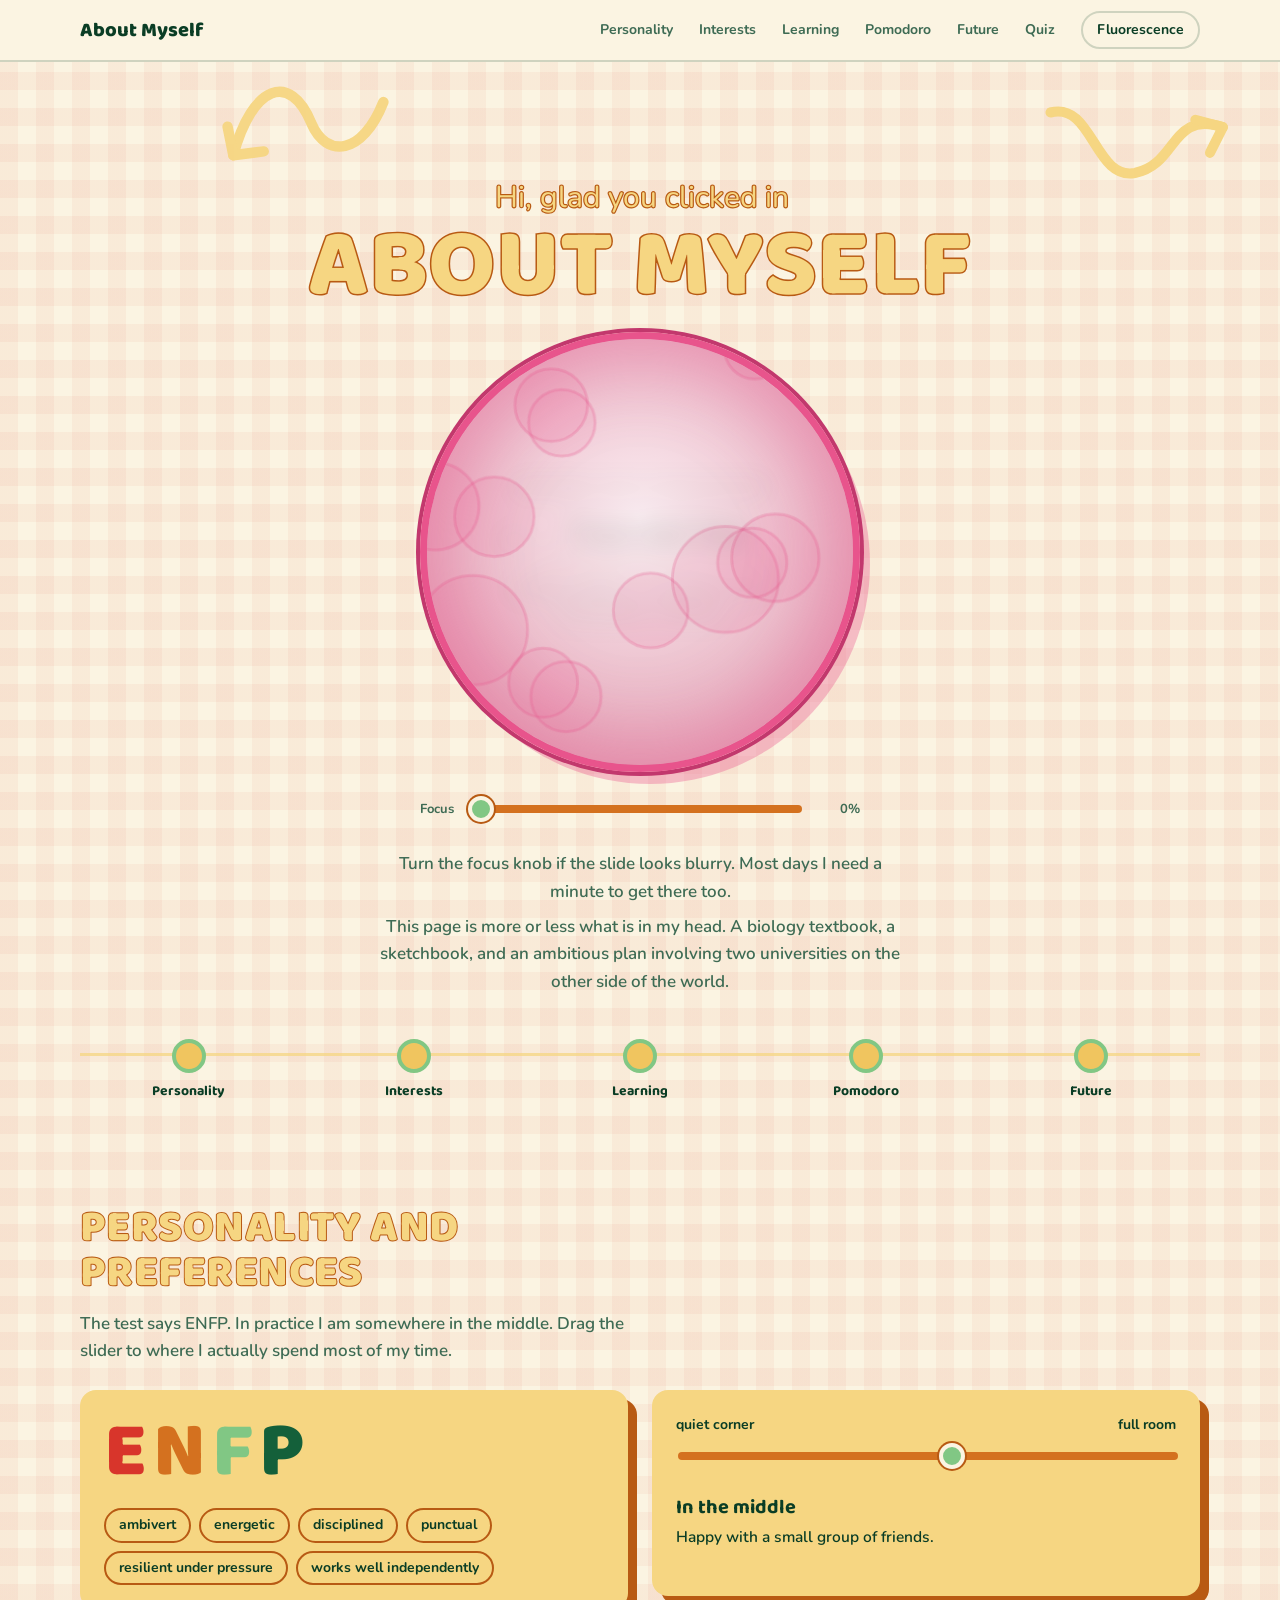
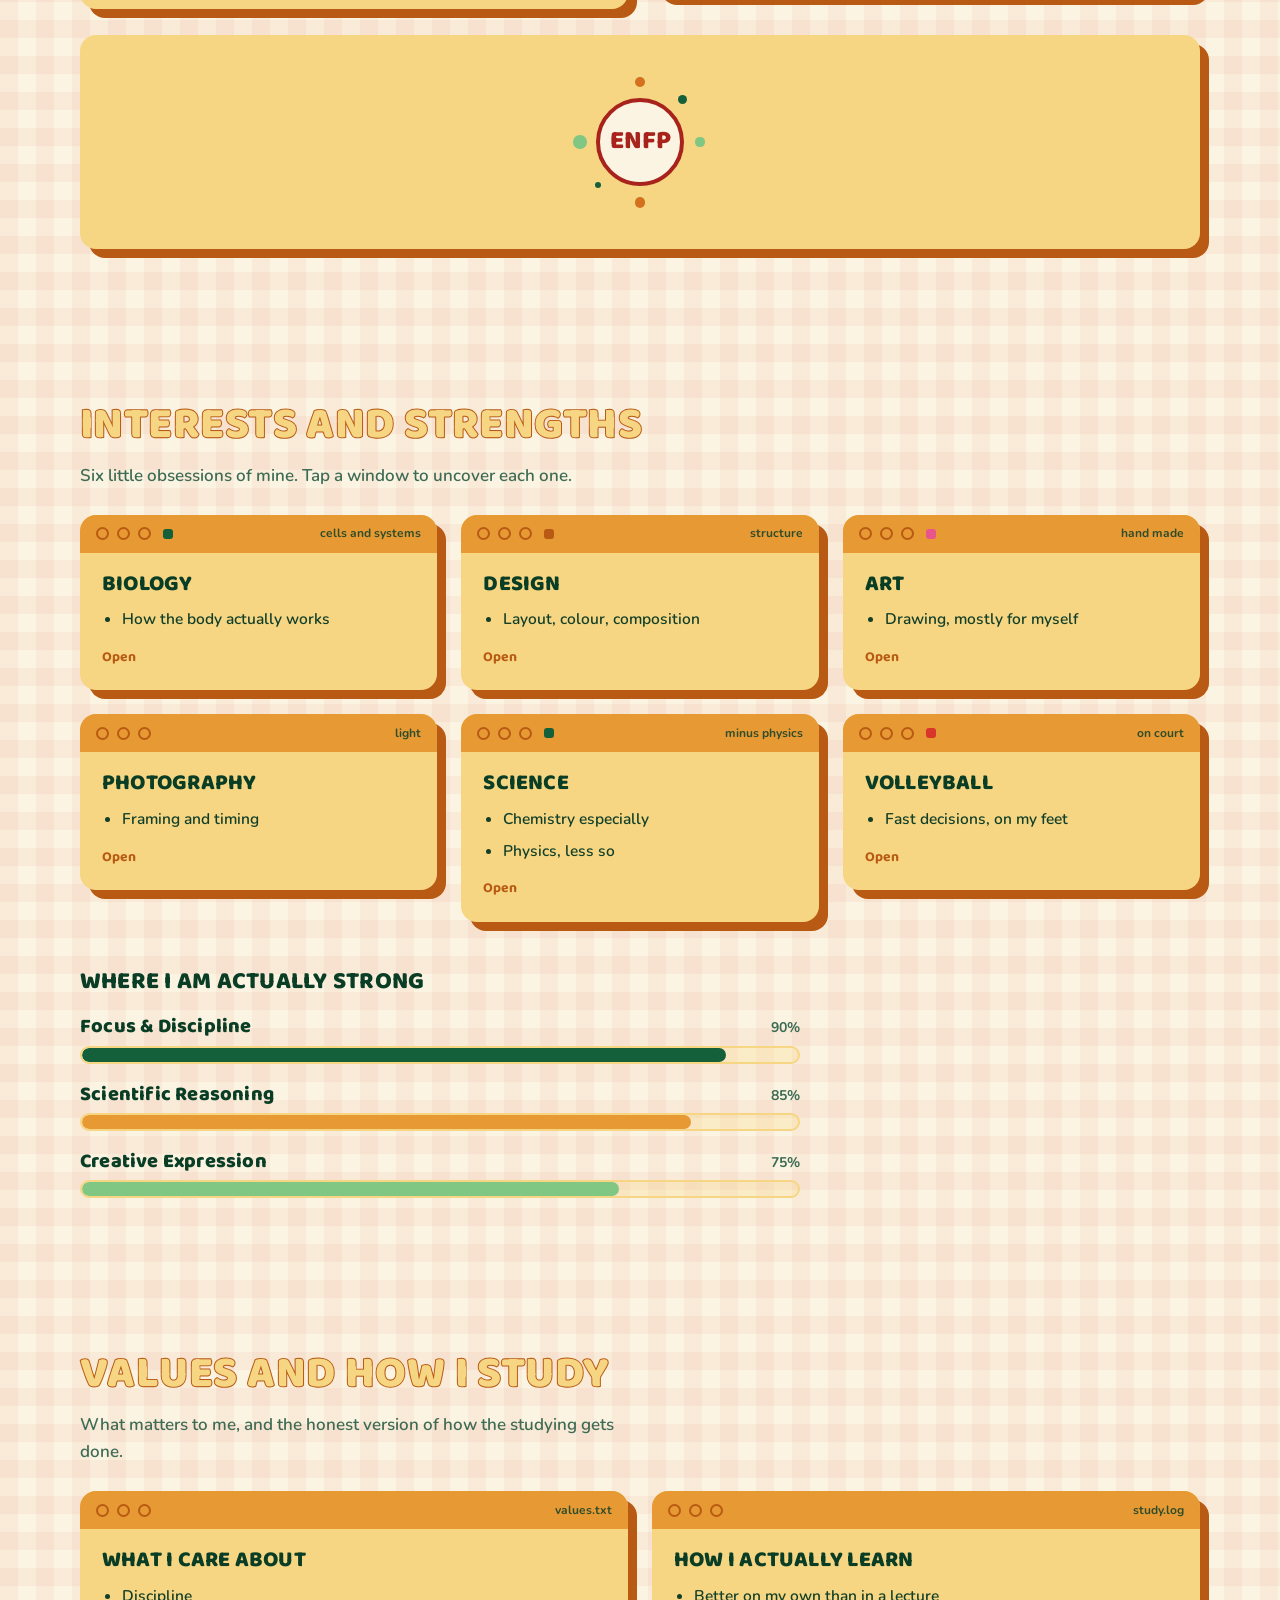
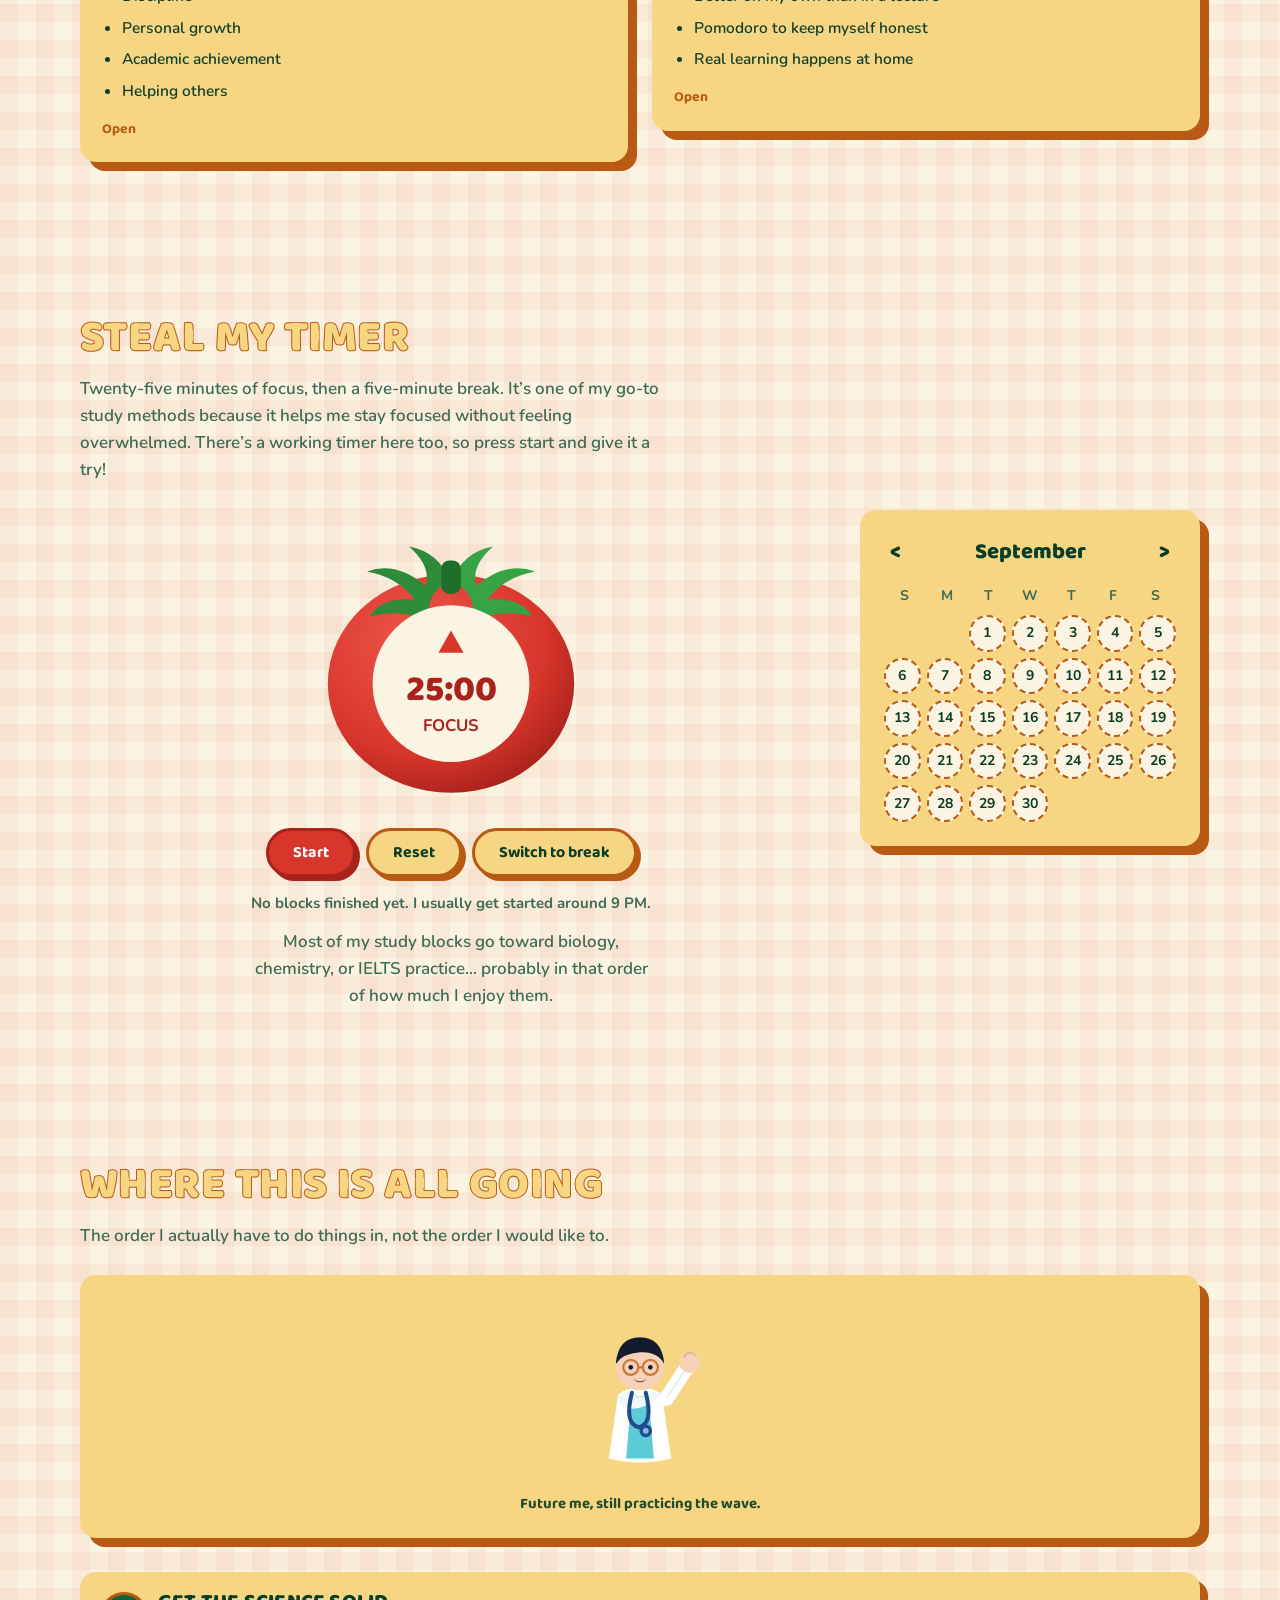
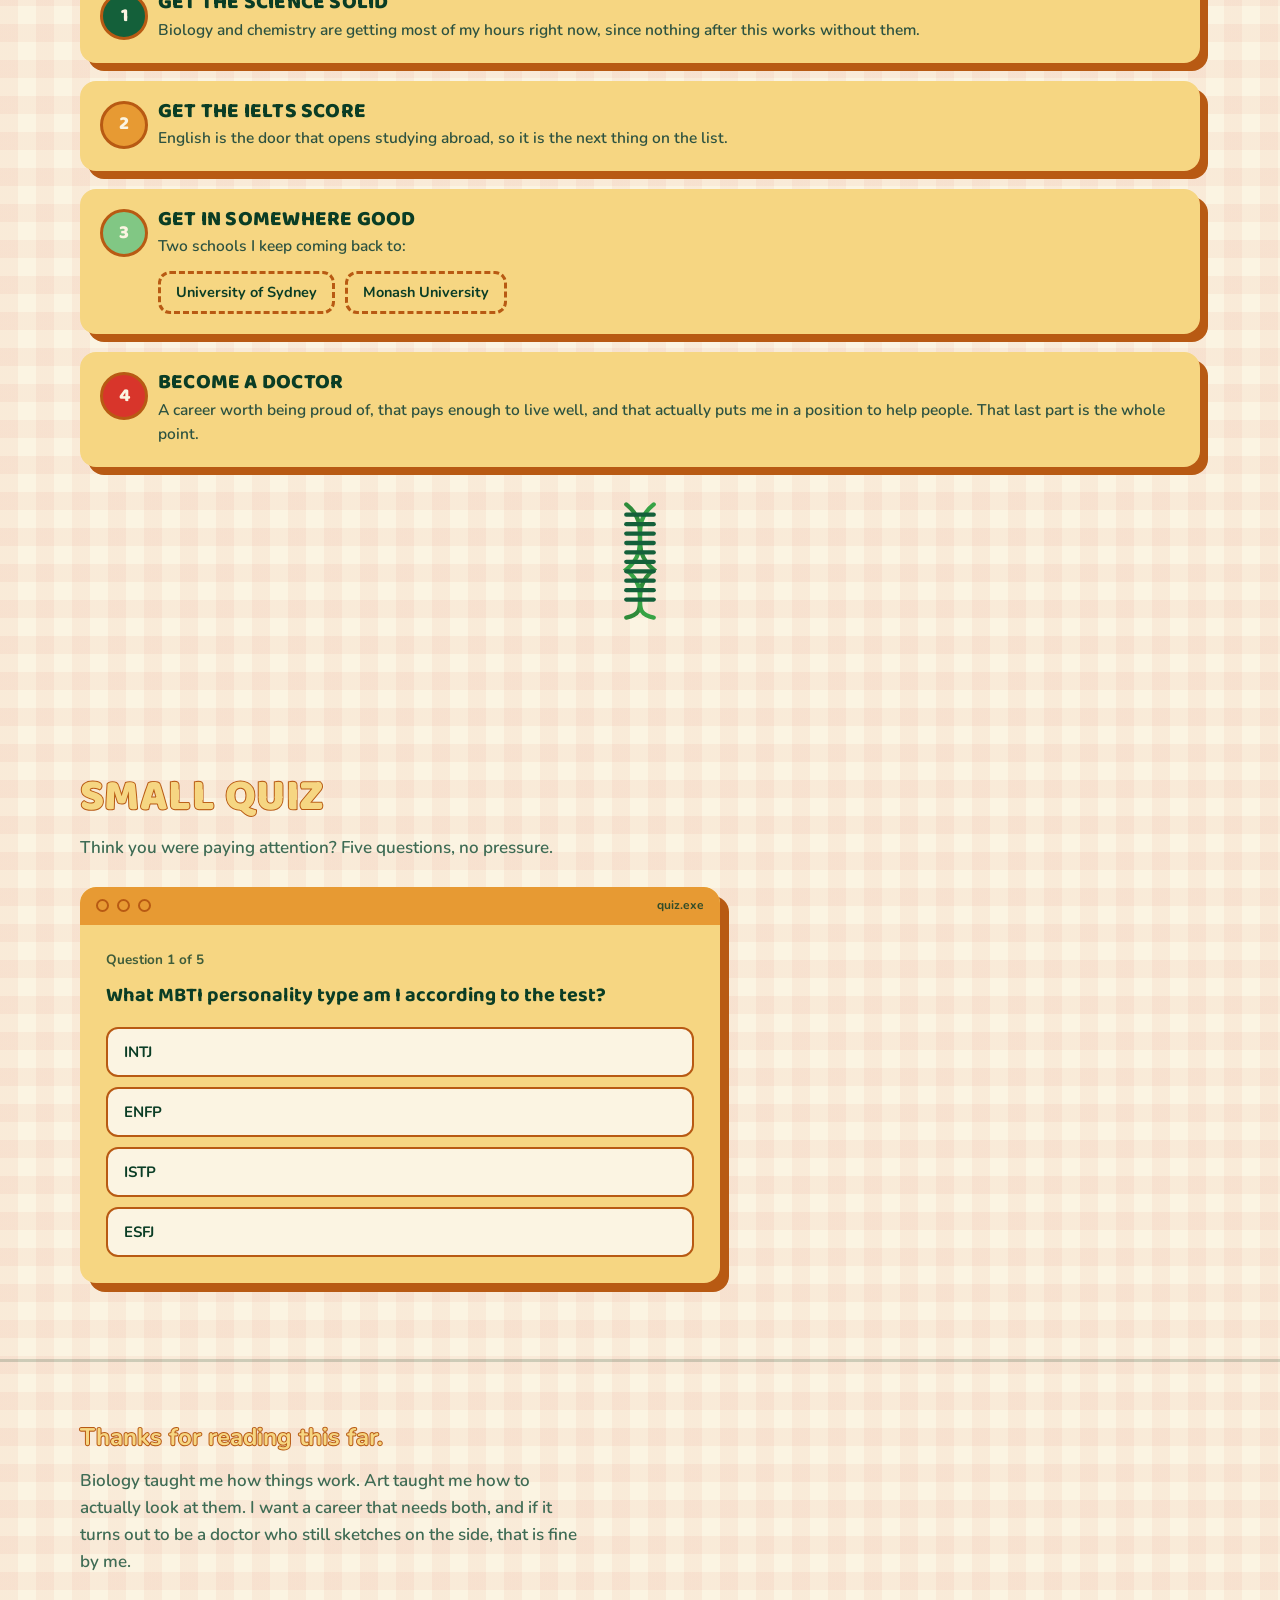
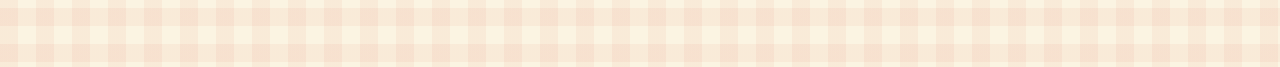
<file: ai_studio_code (1).html>
<!DOCTYPE html>
<html lang="en">
<head>
<meta charset="utf-8">
<meta name="viewport" content="width=device-width, initial-scale=1">
<title>About Myself</title>
<link rel="preconnect" href="https://fonts.googleapis.com">
<link rel="preconnect" href="https://fonts.gstatic.com" crossorigin>
<link href="https://fonts.googleapis.com/css2?family=Baloo+2:wght@600;700;800&family=Nunito:wght@400;600;700&display=swap" rel="stylesheet">
<style>
/* ===== original palette combined with subtle checkered background ===== */
:root {
  --green-900: #0A3D25;
  --green-800: #0E4A2C;
  --green-700: #14603A;
  --yellow: #F6D682;
  --yellow-2: #F0C55F;
  --amber: #E79A33;
  --orange: #D4711F;
  --orange-deep: #B85A13;
  
  --highlight: #81C784; 
  --highlight-soft: rgba(129, 199, 132, 0.2);

  --cream: #FBF4E2;
  --tomato: #D8352B;
  --tomato-2: #A8231C;
  --pink: #E8548C; 

  --bg: var(--cream);
  --ink: var(--green-900);
  --ink-soft: #3E6B54;
  --rule: rgba(10, 61, 37, .18);
  
  /* Light mode microscope background - Now Pinkish */
  --fov-core: #FCEDF2;
  --fov-edge: #E3A8B9;

  /* Checkered pattern color */
  --check-pattern: rgba(216, 53, 43, 0.05);

  --f-display: "Baloo 2", "Trebuchet MS", sans-serif;
  --f-body: "Nunito", "Segoe UI", sans-serif;
}

@media (prefers-color-scheme: dark) {
  :root:not([data-theme="light"]) {
    --bg: var(--green-800); --ink: var(--cream); --ink-soft: #BFE0CD; --rule: rgba(251, 244, 226, .22);
    --check-pattern: rgba(255, 255, 255, 0.03);
    /* Dark mode microscope background - Dark warm void for Yellow Fluorescence */
    --fov-core: #1A1608; 
    --fov-edge: #0D0A02;
  }
}
:root[data-theme="dark"] {
  --bg: var(--green-800); --ink: var(--cream); --ink-soft: #BFE0CD; --rule: rgba(251, 244, 226, .22);
  --check-pattern: rgba(255, 255, 255, 0.03);
  /* Dark mode microscope background - Dark warm void for Yellow Fluorescence */
  --fov-core: #1A1608; 
  --fov-edge: #0D0A02;
}

* { box-sizing: border-box; }
html { scroll-behavior: smooth; }
body {
  margin: 0;
  background-color: var(--bg);
  background-image: 
    linear-gradient(90deg, var(--check-pattern) 50%, transparent 50%),
    linear-gradient(var(--check-pattern) 50%, transparent 50%);
  background-size: 36px 36px;
  color: var(--ink);
  font-family: var(--f-body); font-size: 17px; line-height: 1.6; overflow-x: hidden;
  -webkit-font-smoothing: antialiased;
}
@media (prefers-reduced-motion: reduce) {
  html { scroll-behavior: auto; }
  * { animation-duration: .001ms !important; transition-duration: .001ms !important; }
}

h1, h2, h3 { font-family: var(--f-display); font-weight: 800; line-height: 1.02; margin: 0; letter-spacing: .01em; }
p { margin: 0 0 .9em; }
:focus-visible { outline: 3px solid var(--highlight); outline-offset: 3px; border-radius: 6px; }
.wrap { width: min(1120px, 92vw); margin: 0 auto; }

.stroke-lg, .stroke-md, .stroke-sm { color: var(--yellow); -webkit-text-stroke: 3px var(--orange-deep); paint-order: stroke fill; }
.stroke-md { -webkit-text-stroke-width: 2.4px; }
.stroke-sm { -webkit-text-stroke-width: 2px; }

/* ===== nav ===== */
.bar { position: sticky; top: 0; z-index: 50; background: var(--bg); border-bottom: 2px solid var(--rule); }
.bar .wrap { display: flex; align-items: center; gap: 14px; height: 60px; }
.logo { font-family: var(--f-display); font-weight: 800; font-size: 20px; color: var(--ink); }
.bar nav { margin-left: auto; display: flex; gap: 2px; flex-wrap: wrap; }
.bar nav a { text-decoration: none; color: var(--ink-soft); font-weight: 700; font-size: 14px; padding: 7px 12px; border-radius: 999px; }
.bar nav a:hover { color: var(--ink); background: var(--highlight-soft); }
.swap { font: inherit; font-weight: 700; font-size: 14px; cursor: pointer; color: var(--ink); background: transparent; border: 2px solid var(--rule); border-radius: 999px; padding: 6px 14px; white-space: nowrap; }
.swap:hover { border-color: var(--highlight); color: var(--highlight); }
@media(max-width:780px) { .bar nav a { padding: 6px 8px; font-size: 13px; } .logo { font-size: 17px; } }

/* ===== hero ===== */
.hero { position: relative; padding: clamp(40px, 7vw, 72px) 0 20px; overflow: hidden; }
.doodle { position: absolute; stroke: var(--yellow); stroke-width: 11; fill: none; stroke-linecap: round; stroke-linejoin: round; pointer-events: none; }
.d1 { top: 2px; left: 220px; width: 190px; opacity: .95; }
.d2 { top: 34px; right: 2%; width: 220px; }
@media(max-width:900px) { .doodle { display: none; } }

.hero .wrap { position: relative; z-index: 2; }
.eyebrow { font-size: clamp(20px, 3.6vw, 30px); margin-left: 4px; }
.title { font-size: clamp(46px, 10vw, 96px); line-height: .9; margin: 2px 0 22px; letter-spacing: .005em; text-transform: uppercase; }

/* field of view, the microscope circle - STRICTLY UNTOUCHED HTML/CSS STRUCTURE */
.fov-holder { position: relative; display: grid; place-items: center; }

/* Light mode outer rim uses pinkish theme */
.fov { position: relative; width: min(440px, 84vw); aspect-ratio: 1; border-radius: 50%; background: radial-gradient(circle at 50% 42%, var(--fov-core), var(--fov-edge) 78%); overflow: hidden; border: 7px solid var(--pink); box-shadow: 0 0 0 4px #C2386D, 10px 12px 0 rgba(232, 84, 140, 0.35); transition: border-color 0.3s, box-shadow 0.3s; }
/* Light mode inner shadow (Pink) */
.fov::after { content: ""; position: absolute; inset: 0; border-radius: 50%; box-shadow: inset 0 0 70px 26px color-mix(in srgb, var(--pink) 35%, transparent); pointer-events: none; transition: box-shadow 0.3s; }

/* Dark mode (Fluorescence) outer rim uses Yellow theme */
:root[data-theme="dark"] .fov {
  border-color: var(--yellow);
  box-shadow: 0 0 0 4px var(--orange-deep), 10px 12px 0 rgba(231, 154, 51, 0.25);
}
/* Dark mode (Fluorescence) inner shadow (Yellow/Amber glowing void) */
:root[data-theme="dark"] .fov::after {
  box-shadow: inset 0 0 80px 26px color-mix(in srgb, var(--yellow) 35%, transparent),
              inset 0 0 30px 10px color-mix(in srgb, var(--amber) 25%, transparent) !important;
}

.fov canvas { position: absolute; inset: 0; width: 100%; height: 100%; display: block; }
.fov-inner { position: absolute; inset: 0; display: grid; place-content: center; text-align: center; padding: 14%; z-index: 2; filter: blur(var(--blur, 14px)); opacity: var(--sharp, .22); transition: filter .12s linear, opacity .12s linear; }
.greet { font-weight: 700; color: var(--ink-soft); font-size: clamp(12px, 2.2vw, 14px); margin-bottom: 8px; text-transform: uppercase; letter-spacing: .06em; }
.namewrap { display: flex; align-items: baseline; justify-content: center; gap: 8px; flex-wrap: wrap; }
.namewrap label { font-weight: 700; color: var(--ink-soft); font-size: 14px; }
#nameField { font-family: var(--f-display); font-weight: 800; font-size: clamp(20px, 4.4vw, 32px); color: var(--ink); background: transparent; border: none; border-bottom: 3px dashed var(--highlight); padding: 0 4px 2px; max-width: 80%; width: 14ch; outline: none; text-align: center; }
.roles { margin-top: 12px; font-size: clamp(13px, 2.4vw, 15.5px); color: var(--ink-soft); font-weight: 700; }
.roles b { color: var(--green-700); }
:root[data-theme="dark"] .roles b { color: var(--yellow); }
@media (prefers-color-scheme:dark) { :root:not([data-theme="light"]) .roles b { color: var(--yellow); } }

.dial { width: min(440px, 84vw); margin: 22px auto 0; display: flex; align-items: center; gap: 12px; }
.dial label { font-size: 13px; font-weight: 700; color: var(--ink-soft); white-space: nowrap; }
input[type=range] { -webkit-appearance: none; appearance: none; flex: 1; width: 100%; height: 26px; background: transparent; cursor: pointer; }
input[type=range]::-webkit-slider-runnable-track { height: 8px; border-radius: 999px; background: var(--orange); }
input[type=range]::-moz-range-track { height: 8px; border-radius: 999px; background: var(--orange); }
input[type=range]::-webkit-slider-thumb { -webkit-appearance: none; width: 26px; height: 26px; border-radius: 50%; margin-top: -9px; background: var(--highlight); border: 4px solid var(--cream); box-shadow: 0 0 0 2px var(--orange-deep); }
input[type=range]::-moz-range-thumb { width: 20px; height: 20px; border-radius: 50%; background: var(--highlight); border: 4px solid var(--cream); box-shadow: 0 0 0 2px var(--orange-deep); }
.readout { font-size: 13px; font-weight: 700; color: var(--ink-soft); width: 5.5ch; text-align: right; font-variant-numeric: tabular-nums; }

.intro { max-width: 52ch; margin: 26px auto 0; text-align: center; color: var(--ink-soft); font-weight: 600; }
.intro p { margin: 0 auto .5em; }

/* ===== timeline strip ===== */
.strip { position: relative; padding: 36px 0 10px; }
.strip .line { position: absolute; left: 0; right: 0; top: 50px; height: 3px; background: var(--yellow); opacity: .75; }
.stops { position: relative; display: flex; justify-content: space-between; gap: 8px; }
.stop { background: none; border: none; cursor: pointer; font: inherit; color: var(--ink); display: flex; flex-direction: column; align-items: center; gap: 10px; flex: 1; padding: 0; }
.stop i { width: 34px; height: 34px; border-radius: 50%; background: var(--yellow-2); border: 4px solid var(--highlight); display: block; transition: transform .2s; }
.stop:hover i, .stop:focus-visible i { transform: scale(1.18); }
.stop b { font-family: var(--f-display); font-weight: 700; font-size: 14px; text-align: center; line-height: 1.15; }
@media(max-width:620px) { .stop b { font-size: 12px; } .stop i { width: 26px; height: 26px; border-width: 3px; } }

/* ===== sections and window cards ===== */
section { padding: clamp(44px, 6vw, 78px) 0; }
.sec-head { margin-bottom: 26px; max-width: 58ch; }
.sec-head h2 { font-size: clamp(28px, 5vw, 44px); text-transform: uppercase; }
.sec-head p { color: var(--ink-soft); margin-top: 14px; font-weight: 600; }

.cards { display: grid; grid-template-columns: repeat(auto-fit, minmax(280px, 1fr)); gap: 24px; }

/* Fix Expandable Card Layout & Interaction */
.win { 
  position: relative; text-align: left; font: inherit; cursor: pointer; padding: 0; 
  background: var(--yellow); border-radius: 16px; color: var(--green-900); 
  box-shadow: 9px 9px 0 var(--orange-deep); 
  transition: transform .18s ease, box-shadow .18s ease; 
  border: none; outline: none;
  display: flex; flex-direction: column; width: 100%; align-items: stretch; height: max-content;
}
.win:hover { transform: translate(-3px, -3px); box-shadow: 12px 12px 0 var(--orange-deep); }
.win:active { transform: translate(2px, 2px); box-shadow: 6px 6px 0 var(--orange-deep); }
.chrome { background: var(--amber); height: 38px; display: flex; align-items: center; gap: 8px; padding: 0 16px; border-top-left-radius: 16px; border-top-right-radius: 16px; }
.chrome i.dot3 { width: 13px; height: 13px; border-radius: 50%; border: 2.5px solid var(--orange-deep); display: block; }
.chrome .tick { width: 10px; height: 10px; border-radius: 3px; margin-left: 4px; }
.chrome .label { font-size: 12px; font-weight: 700; color: #123F29; text-transform: lowercase; margin-left: auto; opacity: .85; }
.win .in { padding: 20px 22px 22px; display: flex; flex-direction: column; flex: 1; }
.win h3 { font-size: 22px; text-transform: uppercase; margin-bottom: 12px; color: var(--green-900); }
.win ul { margin: 0; padding-left: 20px; display: grid; gap: 7px; }
.win li { font-size: 15.5px; font-weight: 600; color: #123F29; }

/* Grid Transition for smooth opening/closing */
.extra { display: grid; grid-template-rows: 0fr; transition: grid-template-rows 0.35s cubic-bezier(0.4, 0, 0.2, 1); }
.win[aria-expanded="true"] .extra { grid-template-rows: 1fr; }
.extra > div { overflow: hidden; }
.extra-inner { padding-top: 12px; margin-top: 14px; border-top: 2px dashed rgba(10, 61, 37, .25); }
.extra p { margin: 0; font-size: 15px; color: #2C5240; }
.tapme { margin-top: 14px; font-family: var(--f-display); font-weight: 700; font-size: 14px; color: var(--orange-deep); }

/* ===== strengths ===== */
.bars { display: grid; gap: 20px; max-width: 720px; }
.bar-top { display: flex; justify-content: space-between; align-items: baseline; gap: 10px; margin-bottom: 6px; }
.bar-top h3 { font-size: 20px; }
.bar-top em { font-style: normal; color: var(--ink-soft); font-size: 14px; font-weight: 700; }
.track { height: 18px; border-radius: 999px; background: rgba(246, 214, 130, .28); border: 2px solid var(--yellow); overflow: hidden; }
.fill { height: 100%; width: 0; border-radius: 999px; background: var(--c); transition: width 1.1s cubic-bezier(.2, .8, .2, 1); }

/* ===== battery / personality ===== */
.duo { display: grid; grid-template-columns: 1fr 1fr; gap: 24px; align-items: start; }
@media(max-width:820px) { .duo { grid-template-columns: 1fr; } }
.panel { background: var(--yellow); color: var(--green-900); border-radius: 16px; padding: 24px; box-shadow: 9px 9px 0 var(--orange-deep); }
.mbti { font-family: var(--f-display); font-weight: 800; font-size: clamp(50px, 10vw, 78px); line-height: 1; display: flex; gap: 6px; }
.mbti span:nth-child(1) { color: var(--tomato); }
.mbti span:nth-child(2) { color: var(--orange); }
.mbti span:nth-child(3) { color: var(--highlight); }
.mbti span:nth-child(4) { color: var(--green-700); }
.chips { list-style: none; margin: 16px 0 0; padding: 0; display: flex; flex-wrap: wrap; gap: 8px; }
.chips li { border: 2.5px solid var(--orange-deep); border-radius: 999px; padding: 4px 13px; font-size: 14px; font-weight: 700; }
.ends { display: flex; justify-content: space-between; font-size: 14px; font-weight: 700; margin-bottom: 4px; }
.read { margin-top: 14px; min-height: 5.2em; font-size: 15.5px; font-weight: 600; }
.read b { font-family: var(--f-display); font-size: 20px; display: block; margin-bottom: 2px; }

/* ===== animated cards ===== */
.gifrow { display: grid; grid-template-columns: repeat(auto-fit, minmax(240px, 1fr)); gap: 24px; margin-top: 26px; }
.gifcard { position: relative; background: var(--yellow); border-radius: 16px; padding: 22px; text-align: center; box-shadow: 9px 9px 0 var(--orange-deep); color: var(--green-900); }
.gifcard p { margin: 14px 0 0; font-weight: 700; font-size: 15px; }
.gifcard svg, .gifcard .enfp-anim { margin: 0 auto; }

/* Clean, centered typography caption for Doctor */
.caption {
  font-family: var(--f-display);
  font-weight: 700;
  font-size: 16px;
  color: var(--green-900);
  margin-top: 16px;
  text-align: center;
  opacity: 0.9;
}

.wave-loop { transform-origin: 76% 48%; animation: waveLoop 2.4s ease-in-out infinite; }
@keyframes waveLoop { 0%, 100% { transform: rotate(0); } 20% { transform: rotate(-16deg); } 40% { transform: rotate(6deg); } 60% { transform: rotate(-12deg); } }

.enfp-anim { position: relative; width: 170px; height: 170px; }
.enfp-anim .core { position: absolute; inset: 0; display: grid; place-content: center; font-family: var(--f-display); font-weight: 800; font-size: 26px; color: var(--tomato-2); border: 4px solid var(--tomato-2); border-radius: 50%; width: 88px; height: 88px; margin: auto; background: var(--cream); z-index: 2;}
.spark { position: absolute; border-radius: 50%; animation: sparkFloat 1.9s ease-in-out infinite; }
@keyframes sparkFloat { 0%, 100% { transform: translateY(0) scale(1); opacity: .55; } 50% { transform: translateY(-12px) scale(1.25); opacity: 1; } }

/* ===== pomodoro layout fixed ===== */
.pomodoro-layout { display: flex; gap: 38px; flex-wrap: wrap; align-items: start; }
.timer { display: flex; flex-direction: column; gap: 24px; align-items: center; flex: 1; min-width: 320px; text-align: center; }
.tomato { width: min(280px, 72vw); height: auto; display: block; }
.pointer { transform-origin: 100px 106px; transition: transform .5s linear; }
.face-txt { font-family: var(--f-display); font-weight: 800; font-size: 26px; fill: var(--tomato-2); }
.btns { display: flex; gap: 10px; justify-content: center; flex-wrap: wrap; margin-bottom: 14px; }
.btn { font-family: var(--f-display); font-weight: 700; font-size: 16px; cursor: pointer; padding: 9px 24px; border-radius: 999px; border: 3px solid var(--orange-deep); background: var(--yellow); color: var(--green-900); box-shadow: 4px 4px 0 var(--orange-deep); transition: transform .12s, box-shadow .12s; }
.btn:hover { transform: translate(-1px, -1px); box-shadow: 6px 6px 0 var(--orange-deep); }
.btn:active { transform: translate(3px, 3px); box-shadow: 1px 1px 0 var(--orange-deep); }
.btn.go { background: var(--tomato); color: #fff; border-color: var(--tomato-2); box-shadow: 4px 4px 0 var(--tomato-2); }
.btn.go:hover { box-shadow: 6px 6px 0 var(--tomato-2); }
.count { color: var(--ink-soft); font-weight: 700; font-size: 15px; }

/* ===== calendar app ===== */
.calendar-app { background: var(--yellow); color: var(--green-900); border-radius: 16px; padding: 24px; box-shadow: 9px 9px 0 var(--orange-deep); width: min(100%, 340px); margin: 0 auto; position: relative; }
.cal-header { display: flex; justify-content: space-between; align-items: center; font-family: var(--f-display); font-size: 22px; font-weight: 800; margin-bottom: 14px; }
.cal-nav { background: none; border: none; font: inherit; font-size: 22px; cursor: pointer; color: var(--green-900); }
.cal-nav:hover { color: var(--tomato); }
.cal-weekdays { display: grid; grid-template-columns: repeat(7, 1fr); text-align: center; font-weight: 700; margin-bottom: 8px; color: var(--ink-soft); font-size: 14px; }
.cal-days { display: grid; grid-template-columns: repeat(7, 1fr); gap: 6px; }
.cal-day { aspect-ratio: 1; display: flex; align-items: center; justify-content: center; border: 2px dashed var(--orange-deep); border-radius: 50%; cursor: pointer; font-weight: 700; font-size: 14px; color: var(--green-900); background: var(--cream); transition: transform 0.12s, background 0.12s; }
.cal-day:hover { transform: scale(1.1); background: var(--highlight); color: #fff; border-color: var(--highlight); }
.cal-day.has-test { background: var(--tomato); color: #fff; border: 2px solid var(--tomato-2); font-weight: 800; }

.sketch-modal { position: absolute; top: 10%; left: 5%; right: 5%; background: var(--yellow); border-radius: 16px; padding: 20px; box-shadow: 6px 6px 0 var(--orange-deep); z-index: 100; display: flex; flex-direction: column; gap: 12px; border: 3px solid var(--orange-deep); }
.sketch-modal h4 { margin: 0; font-size: 22px; text-align: center; font-family: var(--f-display); font-weight: 800; }
.sketch-modal input { font-family: var(--f-body); font-size: 15px; font-weight: 600; padding: 8px 12px; background: var(--cream); border: 2px solid var(--orange-deep); border-radius: 8px; outline: none; color: var(--green-900); }
.sketch-modal input:focus { border-color: var(--highlight); }

/* ===== path ===== */
.path { list-style: none; margin: 0; padding: 0; counter-reset: s; display: grid; gap: 18px; }
.path li { counter-increment: s; position: relative; padding: 20px 22px 20px 78px; background: var(--yellow); color: var(--green-900); border-radius: 16px; box-shadow: 8px 8px 0 var(--orange-deep); }
.path li::before { content: counter(s); position: absolute; left: 20px; top: 20px; width: 42px; height: 42px; border-radius: 50%; display: grid; place-content: center; font-family: var(--f-display); font-weight: 800; font-size: 19px; color: var(--cream); background: var(--c, var(--highlight)); border: 3px solid var(--orange-deep); }
.path h3 { font-size: 21px; text-transform: uppercase; margin-bottom: 4px; }
.path p { margin: 0; font-size: 15.5px; font-weight: 600; color: #2C5240; }
.unis { display: flex; gap: 10px; flex-wrap: wrap; margin-top: 12px; }
.uni { border: 3px dashed var(--orange-deep); border-radius: 12px; padding: 7px 15px; font-weight: 700; font-size: 14.5px; }

.dna { display: block; margin: 34px auto 0; width: 52px; height: 120px; }
.rung { stroke: var(--green-700); stroke-width: 5; stroke-linecap: round; transform-origin: center; animation: pulse 2.4s ease-in-out infinite; }
@keyframes pulse { 0%, 100% { opacity: .35; } 50% { opacity: 1; } }

/* ===== quiz ===== */
.quizcard { max-width: 640px; background: var(--yellow); color: var(--green-900); border-radius: 16px; overflow: hidden; box-shadow: 9px 9px 0 var(--orange-deep); }
.quizcard .in { padding: 24px 26px 26px; }
.qcount { font-weight: 700; font-size: 13.5px; color: #123F29; opacity: .8; margin-bottom: 8px; }
.qprompt { font-family: var(--f-display); font-weight: 700; font-size: 20px; margin-bottom: 16px; }
.qopts { display: grid; gap: 10px; }
.qopt { font: inherit; font-weight: 700; font-size: 15px; text-align: left; cursor: pointer; padding: 11px 16px; border-radius: 12px; border: 2.5px solid var(--orange-deep); background: var(--cream); color: var(--green-900); transition: transform .12s; }
.qopt:hover { transform: translateX(3px); }
.qopt.correct { background: var(--green-700); color: #fff; border-color: var(--green-900); }
.qopt.wrong { background: var(--tomato); color: #fff; border-color: var(--tomato-2); }
.qopt[disabled] { cursor: default; }
.qnext { margin-top: 16px; }
.qscore { font-family: var(--f-display); font-weight: 800; font-size: 26px; margin-bottom: 8px; }
.qagain { margin-top: 14px; }

footer { padding: 56px 0 76px; border-top: 3px solid var(--rule); color: var(--ink-soft); }
footer b { font-size: 24px; display: block; margin-bottom: 10px; }
footer p { max-width: 50ch; font-weight: 600; }
</style>
</head>
<body>

<header class="bar">
  <div class="wrap">
    <span class="logo">About Myself</span>
    <nav>
      <a href="#personality">Personality</a>
      <a href="#interests">Interests</a>
      <a href="#learning">Learning</a>
      <a href="#pomodoro">Pomodoro</a>
      <a href="#future">Future</a>
      <a href="#quiz">Quiz</a>
    </nav>
    <button class="swap" id="swap" type="button">Fluorescence</button>
  </div>
</header>

<main>
<section class="hero">
  <svg class="doodle d1" viewBox="0 0 200 110" aria-hidden="true">
    <path d="M14 96 C34 22, 74 8, 96 62 C112 100, 150 96, 172 40"/>
    <path d="M14 96 L8 66 M14 96 L46 92"/>
  </svg>
  <svg class="doodle d2" viewBox="0 0 240 150" aria-hidden="true">
    <path d="M18 18 C64 6, 66 92, 110 84 C158 74, 148 16, 206 34"/>
    <path d="M206 34 L176 26 M206 34 L192 62"/>
  </svg>

  <div class="wrap">
    <div style="padding-top:clamp(20px,4vw,40px);text-align:center">
      <div class="eyebrow stroke-md">Hi, glad you clicked in</div>
      <h1 class="title stroke-lg">About Myself</h1>
    </div>

    <!-- MICROSCOPE HTML (STRICTLY UNTOUCHED) -->
    <div class="fov-holder">
      <div class="fov" id="fov">
        <canvas id="cells"></canvas>
        <div class="fov-inner" id="inner">
          <div class="greet">specimen: one future doctor</div>
          <div class="namewrap">
            <label for="nameField">I am</label>
            <input id="nameField" value="Tran Hai Yen" spellcheck="false" aria-label="Your name">
          </div>
          <div class="roles">biology <b>medicine, eventually</b> art and photography volleyball</div>
        </div>
      </div>
      <div class="dial">
        <label for="focus">Focus</label>
        <input type="range" id="focus" min="0" max="100" value="0" aria-describedby="focusRead">
        <span class="readout" id="focusRead">0%</span>
      </div>
    </div>

    <div class="intro">
      <p>Turn the focus knob if the slide looks blurry. Most days I need a minute to get there too.</p>
      <p>This page is more or less what is in my head. A biology textbook, a sketchbook, and an ambitious plan involving two universities on the other side of the world.</p>
    </div>

    <div class="strip">
      <span class="line"></span>
      <div class="stops">
        <button class="stop" type="button" data-go="#personality"><i></i><b>Personality</b></button>
        <button class="stop" type="button" data-go="#interests"><i></i><b>Interests</b></button>
        <button class="stop" type="button" data-go="#learning"><i></i><b>Learning</b></button>
        <button class="stop" type="button" data-go="#pomodoro"><i></i><b>Pomodoro</b></button>
        <button class="stop" type="button" data-go="#future"><i></i><b>Future</b></button>
      </div>
    </div>
  </div>
</section>

<section id="personality">
  <div class="wrap">
    <div class="sec-head">
      <h2 class="stroke-sm">Personality and preferences</h2>
      <p>The test says ENFP. In practice I am somewhere in the middle. Drag the slider to where I actually spend most of my time.</p>
    </div>
    <div class="duo">
      <div class="panel">
        <div class="mbti"><span>E</span><span>N</span><span>F</span><span>P</span></div>
        <ul class="chips">
          <li>ambivert</li><li>energetic</li><li>disciplined</li>
          <li>punctual</li><li>resilient under pressure</li><li>works well independently</li>
        </ul>
      </div>
      <div class="panel">
        <div class="ends"><span>quiet corner</span><span>full room</span></div>
        <input type="range" id="battery" min="0" max="100" value="55" aria-label="Social battery">
        <div class="read" id="batteryRead"></div>
      </div>
    </div>

    <div class="gifrow">
      <div class="gifcard">
        <div class="enfp-anim" id="enfpAnim">
          <div class="core">ENFP</div>
        </div>
      </div>
    </div>
  </div>
</section>

<section id="interests">
  <div class="wrap">
    <div class="sec-head">
      <h2 class="stroke-sm">Interests and strengths</h2>
      <p>Six little obsessions of mine. Tap a window to uncover each one.</p>
    </div>
    <div class="cards" id="cards"></div>

    <h3 style="margin:48px 0 22px;font-size:24px;text-transform:uppercase;color:var(--ink)">Where I am actually strong</h3>
    <div class="bars" id="bars"></div>
  </div>
</section>

<section id="learning">
  <div class="wrap">
    <div class="sec-head">
      <h2 class="stroke-sm">Values and how I study</h2>
      <p>What matters to me, and the honest version of how the studying gets done.</p>
    </div>
    <div class="cards">
      <div class="win" tabindex="0" role="button" aria-expanded="false">
        <div class="chrome"><i class="dot3"></i><i class="dot3"></i><i class="dot3"></i><span class="label">values.txt</span></div>
        <div class="in">
          <h3>What I care about</h3>
          <ul>
            <li>Discipline</li><li>Personal growth</li>
            <li>Academic achievement</li><li>Helping others</li>
          </ul>
          <div class="extra">
            <div>
              <div class="extra-inner">
                <p>Honestly, helping others is the only reason the rest of it matters to me. The discipline and the grades are just how I get there.</p>
              </div>
            </div>
          </div>
          <div class="tapme">Open</div>
        </div>
      </div>
      <div class="win" tabindex="0" role="button" aria-expanded="false">
        <div class="chrome"><i class="dot3"></i><i class="dot3"></i><i class="dot3"></i><span class="label">study.log</span></div>
        <div class="in">
          <h3>How I actually learn</h3>
          <ul>
            <li>Better on my own than in a lecture</li>
            <li>Pomodoro to keep myself honest</li>
            <li>Real learning happens at home</li>
          </ul>
          <div class="extra">
            <div>
              <div class="extra-inner">
                <p>I get restless sitting through a full lesson, so class is mostly where I collect the material. Home, with a timer running, is where it actually sinks in.</p>
              </div>
            </div>
          </div>
          <div class="tapme">Open</div>
        </div>
      </div>
    </div>
  </div>
</section>

<section id="pomodoro">
  <div class="wrap">
    <div class="sec-head">
      <h2 class="stroke-sm">Steal my timer</h2>
      <p>Twenty-five minutes of focus, then a five-minute break. It’s one of my go-to study methods because it helps me stay focused without feeling overwhelmed. There’s a working timer here too, so press start and give it a try!</p>
    </div>
    
    <div class="pomodoro-layout">
      <div class="timer">
        <svg class="tomato" viewBox="0 0 200 210" role="img" aria-label="Tomato kitchen timer">
          <defs>
            <radialGradient id="tg" cx="38%" cy="32%" r="72%">
              <stop offset="0%" stop-color="#F0584C"/><stop offset="70%" stop-color="#D8352B"/>
              <stop offset="100%" stop-color="#A8231C"/>
            </radialGradient>
          </defs>
          <ellipse cx="100" cy="124" rx="88" ry="78" fill="url(#tg)"/>
          <path d="M100 52 q-8 -22 -30 -26 q16 14 12 28 q-22 -18 -42 -10 q22 4 34 20
                   q-24 -2 -32 12 q24 -6 42 4 q-2 -24 16 -28 z" fill="#2E8B3A"/>
          <path d="M100 52 q8 -22 30 -26 q-16 14 -12 28 q22 -18 42 -10 q-22 4 -34 20
                   q24 -2 32 12 q-24 -6 -42 4 q2 -24 -16 -28 z" fill="#37A345"/>
          <rect x="93" y="36" width="14" height="24" rx="6" fill="#1F6F2B"/>
          <circle cx="100" cy="124" r="56" fill="#FBF4E2"/>
          <g id="ticks" stroke="#A8231C" stroke-width="2.5" stroke-linecap="round"></g>
          <g class="pointer" id="pointer" transform="translate(0,18)">
            <path d="M100 68 l9 16 h-18 z" fill="#D8352B"/>
          </g>
          <text class="face-txt" id="faceTime" x="100" y="136" text-anchor="middle">25:00</text>
          <text x="100" y="158" text-anchor="middle" font-family="Nunito,sans-serif"
                font-size="12" font-weight="700" fill="#A8231C" id="faceMode">FOCUS</text>
        </svg>
        <div>
          <div class="btns">
            <button class="btn go" id="startBtn" type="button">Start</button>
            <button class="btn" id="resetBtn" type="button">Reset</button>
            <button class="btn" id="modeBtn" type="button">Switch to break</button>
          </div>
          <p class="count" id="count">No blocks finished yet. I usually get started around 9 PM.</p>
          <p style="color:var(--ink-soft);font-weight:600;max-width:40ch;margin:auto">Most of my study blocks go toward biology, chemistry, or IELTS practice... probably in that order of how much I enjoy them.</p>
        </div>
      </div>
      
      <!-- Interactive Calendar Widget -->
      <div class="calendar-app">
        <div class="cal-header">
          <button class="cal-nav" type="button">&lt;</button>
          <span>September</span>
          <button class="cal-nav" type="button">&gt;</button>
        </div>
        <div class="cal-weekdays">
          <span>S</span><span>M</span><span>T</span><span>W</span><span>T</span><span>F</span><span>S</span>
        </div>
        <div class="cal-days" id="calDays"></div>
        
        <!-- Interactive Test Dialog -->
        <div id="testModal" class="sketch-modal" style="display:none;">
          <h4>Mark a Test</h4>
          <input type="text" id="testName" placeholder="Test Name (e.g. Bio Final)">
          <input type="text" id="testWeight" placeholder="Weight (e.g. 20%)">
          <input type="text" id="testSubject" placeholder="Subject">
          <div style="display:flex;gap:10px;margin-top:4px;">
            <button type="button" id="saveTestBtn" class="btn go" style="flex:1;padding:6px 12px;font-size:15px;">Save</button>
            <button type="button" id="cancelTestBtn" class="btn" style="flex:1;padding:6px 12px;font-size:15px;">Cancel</button>
          </div>
        </div>
      </div>
    </div>
  </div>
</section>

<section id="future">
  <div class="wrap">
    <div class="sec-head">
      <h2 class="stroke-sm">Where this is all going</h2>
      <p>The order I actually have to do things in, not the order I would like to.</p>
    </div>

    <div class="gifrow" style="margin-bottom:34px">
      <div class="gifcard">
        <svg viewBox="0 0 260 300" width="150" height="173" role="img" aria-label="Animated doctor waving">
          <g class="wave-loop">
            <path d="M176 176 L210 124" stroke="#fff" stroke-width="26" stroke-linecap="round"/>
            <path d="M176 176 L210 124" stroke="#CFE4EE" stroke-width="2" fill="none"/>
            <circle cx="216" cy="114" r="18" fill="#F6D2B8"/>
            <path d="M206 104 q10 -14 20 -2" stroke="#E0B295" stroke-width="3" fill="none" stroke-linecap="round"/>
          </g>
          <path d="M92 168 q38 -22 76 0 l16 112 q-54 14 -108 0 z" fill="#fff"/>
          <path d="M116 162 q14 22 28 0 l10 118 h-48 z" fill="#5CCBD6"/>
          <path d="M92 168 l24 -6 q14 24 28 0 l24 6 q-26 26 -52 26 t-24 -26 z" fill="#F2F7FA"/>
          <path d="M116 166 q-14 54 12 60 q26 -6 12 -60" stroke="#1E4D8C" stroke-width="7" fill="none" stroke-linecap="round"/>
          <circle cx="140" cy="232" r="11" fill="#1E4D8C"/>
          <circle cx="140" cy="232" r="5" fill="#8FB4E2"/>
          <circle cx="130" cy="120" r="42" fill="#F6D2B8"/>
          <path d="M88 116 q4 -46 42 -46 t42 46 q-12 -22 -42 -20 t-42 20 z" fill="#161A2E"/>
          <circle cx="114" cy="122" r="13" fill="none" stroke="#C97C3E" stroke-width="4"/>
          <circle cx="148" cy="122" r="13" fill="none" stroke="#C97C3E" stroke-width="4"/>
          <path d="M127 122 h8" stroke="#C97C3E" stroke-width="4"/>
          <circle cx="114" cy="122" r="4" fill="#161A2E"/>
          <circle cx="148" cy="122" r="4" fill="#161A2E"/>
          <path d="M118 142 q12 12 24 0 q-12 8 -24 0 z" fill="#8C3A3A"/>
        </svg>
        <p class="caption">Future me, still practicing the wave.</p>
      </div>
    </div>

    <ol class="path">
      <li style="--c:var(--green-700)">
        <h3>Get the science solid</h3>
        <p>Biology and chemistry are getting most of my hours right now, since nothing after this works without them.</p>
      </li>
      <li style="--c:var(--amber)">
        <h3>Get the IELTS score</h3>
        <p>English is the door that opens studying abroad, so it is the next thing on the list.</p>
      </li>
      <li style="--c:var(--highlight)">
        <h3>Get in somewhere good</h3>
        <p>Two schools I keep coming back to:</p>
        <div class="unis"><span class="uni">University of Sydney</span><span class="uni">Monash University</span></div>
      </li>
      <li style="--c:var(--tomato)">
        <h3>Become a doctor</h3>
        <p>A career worth being proud of, that pays enough to live well, and that actually puts me in a position to help people. That last part is the whole point.</p>
      </li>
    </ol>
    <svg class="dna" viewBox="0 0 60 140" aria-hidden="true">
      <path d="M14 4 C46 30, 14 54, 46 80 C14 106, 46 130, 14 136" stroke="#2E8B3A" stroke-width="5" fill="none" stroke-linecap="round"/>
      <path d="M46 4 C14 30, 46 54, 14 80 C46 106, 14 130, 46 136" stroke="#37A345" stroke-width="5" fill="none" stroke-linecap="round"/>
      <g id="rungs"></g>
    </svg>
  </div>
</section>

<section id="quiz">
  <div class="wrap">
    <div class="sec-head">
      <h2 class="stroke-sm">Small quiz</h2>
      <p>Think you were paying attention? Five questions, no pressure.</p>
    </div>
    <div class="quizcard">
      <div class="chrome"><i class="dot3"></i><i class="dot3"></i><i class="dot3"></i><span class="label">quiz.exe</span></div>
      <div class="in" id="quizBody"></div>
    </div>
  </div>
</section>
</main>

<footer>
  <div class="wrap">
    <b class="stroke-sm">Thanks for reading this far.</b>
    <p>Biology taught me how things work. Art taught me how to actually look at them. I want a career that needs both, and if it turns out to be a doctor who still sketches on the side, that is fine by me.</p>
  </div>
</footer>

<script>
// --- 1. Clean Event Delegation for Expanding Windows ---
document.addEventListener('click', (e) => {
  const win = e.target.closest('.win');
  if (!win) return;
  
  const isExpanded = win.getAttribute('aria-expanded') === 'true';
  win.setAttribute('aria-expanded', !isExpanded);
  
  const tapme = win.querySelector('.tapme');
  if (tapme) tapme.textContent = isExpanded ? 'Close' : 'Open';
});

// --- 2. Generating Interests, Strengths, DNA, Quiz ---
const interests = [
  { title: "BIOLOGY", file: "cells and systems", tick: "var(--green-700)", items: ["How the body actually works"], desc: "The one subject I would still read with no test coming up. It is also the reason medicine is the plan and not just a phase." },
  { title: "DESIGN", file: "structure", tick: "var(--orange-deep)", items: ["Layout, colour, composition"], desc: "Basically problem solving that is also allowed to look good. It scratches the same part of my brain as biology, just with better colours." },
  { title: "ART", file: "hand made", tick: "var(--pink)", items: ["Drawing, mostly for myself"], desc: "This is how I think something through slowly. Also the fastest way I know to come back from a rough study block." },
  { title: "PHOTOGRAPHY", file: "light", tick: "", items: ["Framing and timing"], desc: "A camera makes you notice details you would otherwise walk right past, which turns out to be a useful habit for someone going into science." },
  { title: "SCIENCE", file: "minus physics", tick: "var(--green-700)", items: ["Chemistry especially", "Physics, less so"], desc: "Chemistry is the other half of the medicine plan, so it gets real effort. Physics and I have an understanding that we stay out of each other's way." },
  { title: "VOLLEYBALL", file: "on court", tick: "var(--tomato)", items: ["Fast decisions, on my feet"], desc: "The thing that stops my whole life from being a desk and a textbook. It keeps the energetic side of me actually used." }
];

const cardsContainer = document.getElementById('cards');
if (cardsContainer) {
  cardsContainer.innerHTML = interests.map(int => `
    <div class="win" tabindex="0" role="button" aria-expanded="false">
      <div class="chrome">
        <i class="dot3"></i><i class="dot3"></i><i class="dot3"></i>
        ${int.tick ? `<i class="tick" style="background: ${int.tick}"></i>` : ''}
        <span class="label">${int.file}</span>
      </div>
      <div class="in">
        <h3>${int.title}</h3>
        <ul>${int.items.map(i => `<li>${i}</li>`).join('')}</ul>
        <div class="extra">
          <div>
            <div class="extra-inner">
              <p>${int.desc}</p>
            </div>
          </div>
        </div>
        <div class="tapme">Open</div>
      </div>
    </div>
  `).join('');
}

const strengths = [
  { name: "Focus & Discipline", val: 90, c: "var(--green-700)" },
  { name: "Scientific Reasoning", val: 85, c: "var(--amber)" },
  { name: "Creative Expression", val: 75, c: "var(--highlight)" }
];

const barsContainer = document.getElementById('bars');
if (barsContainer) {
  barsContainer.innerHTML = strengths.map(s => `
    <div>
      <div class="bar-top"><h3>${s.name}</h3><em>${s.val}%</em></div>
      <div class="track"><div class="fill" style="width: 0; --c: ${s.c}"></div></div>
    </div>
  `).join('');
  
  setTimeout(() => {
    document.querySelectorAll('.fill').forEach((el, i) => {
      el.style.width = strengths[i].val + '%';
    });
  }, 300);
}

// Fixed DNA Animation
const rungsGroup = document.getElementById('rungs');
if (rungsGroup) {
  let rungsHTML = '';
  for(let i=0; i<10; i++) {
    const y = 16 + (i * 11);
    rungsHTML += `<path d="M14 ${y} L46 ${y}" class="rung" style="animation-delay: ${i * 0.2}s" />`;
  }
  rungsGroup.innerHTML = rungsHTML;
}

// 5-Question Quiz Restored
const quizData = [
  { q: "What MBTI personality type am I according to the test?", opts: ["INTJ", "ENFP", "ISTP", "ESFJ"], a: 1 },
  { q: "Which of these is one of my main study methods?", opts: ["All-nighters", "Highlighting everything", "Pomodoro timer", "Group study"], a: 2 },
  { q: "Which two subjects currently take up most of my time?", opts: ["Math & Physics", "Biology & Chemistry", "Art & History", "English & Literature"], a: 1 },
  { q: "Why am I focusing on getting a good IELTS score?", opts: ["To become a teacher", "To write a book", "To study abroad", "Just for fun"], a: 2 },
  { q: "What is my ultimate career goal?", opts: ["Professional volleyball player", "Photographer", "Software Engineer", "Doctor"], a: 3 }
];

const quizBody = document.getElementById('quizBody');
let currentQ = 0;
let score = 0;

function renderQuiz() {
  if (!quizBody) return;
  if (currentQ >= quizData.length) {
    quizBody.innerHTML = `
      <div class="qscore">You scored ${score} out of ${quizData.length}!</div>
      <p>${score === 5 ? "Perfect memory! You really paid attention." : "Thanks for playing along!"}</p>
      <button class="btn qagain" id="restartQuiz" type="button">Try Again</button>
    `;
    document.getElementById('restartQuiz').addEventListener('click', () => {
      currentQ = 0; score = 0; renderQuiz();
    });
    return;
  }
  
  const q = quizData[currentQ];
  quizBody.innerHTML = `
    <div class="qcount">Question ${currentQ + 1} of ${quizData.length}</div>
    <div class="qprompt">${q.q}</div>
    <div class="qopts">
      ${q.opts.map((opt, i) => `<button class="qopt" data-idx="${i}" type="button">${opt}</button>`).join('')}
    </div>
    <div style="display:none; margin-top:16px;" id="qNextWrap">
      <button class="btn qnext" id="nextBtn" type="button">Next Question</button>
    </div>
  `;
  
  const opts = quizBody.querySelectorAll('.qopt');
  const nextWrap = document.getElementById('qNextWrap');
  
  opts.forEach(btn => {
    btn.addEventListener('click', function() {
      if (nextWrap.style.display !== 'none') return;
      opts.forEach(b => b.setAttribute('disabled', 'true'));
      
      const idx = parseInt(this.getAttribute('data-idx'));
      if (idx === q.a) {
        this.classList.add('correct');
        score++;
      } else {
        this.classList.add('wrong');
        opts[q.a].classList.add('correct');
      }
      nextWrap.style.display = 'block';
    });
  });
  
  document.getElementById('nextBtn').addEventListener('click', () => {
    currentQ++;
    renderQuiz();
  });
}
renderQuiz();

// --- 3. Battery Slider Logic ---
const batteryInput = document.getElementById('battery');
const batteryRead = document.getElementById('batteryRead');
if (batteryInput && batteryRead) {
    const updateBattery = () => {
      const val = batteryInput.value;
      let text = "";
      if (val < 30) text = "<b>Recharging</b> Mostly hanging out with my sketchbook and a good playlist.";
      else if (val < 70) text = "<b>In the middle</b> Happy with a small group of friends.";
      else text = "<b>High energy</b> Ready to go out and talk to everyone.";
      batteryRead.innerHTML = text;
    }
    batteryInput.addEventListener('input', updateBattery);
    updateBattery();
}

// --- 4. Smooth Scroll ---
document.querySelectorAll('nav a, .stop').forEach(btn => {
  btn.addEventListener('click', (e) => {
    e.preventDefault();
    const targetId = btn.getAttribute('href') || btn.dataset.go;
    const target = document.querySelector(targetId);
    if(target) target.scrollIntoView({ behavior: 'smooth' });
  });
});

// --- 5. Theme Swapper (Fluorescence) ---
const swapBtn = document.getElementById('swap');
if(swapBtn) {
  swapBtn.addEventListener('click', () => {
      const root = document.documentElement;
      if (root.getAttribute('data-theme') === 'dark') root.removeAttribute('data-theme');
      else root.setAttribute('data-theme', 'dark');
  });
}

// --- 6. ENFP Animated Sparks ---
const animCore = document.getElementById('enfpAnim');
if (animCore) {
    for(let i=0; i<8; i++) {
        const spark = document.createElement('div');
        spark.className = 'spark';
        const size = Math.random() * 8 + 6;
        const angle = (i / 8) * Math.PI * 2;
        const dist = 60;
        spark.style.width = size + 'px';
        spark.style.height = size + 'px';
        spark.style.background = ['var(--highlight)', 'var(--yellow)', 'var(--orange)', 'var(--green-700)'][i%4];
        spark.style.left = `calc(50% - ${size/2}px + ${Math.cos(angle)*dist}px)`;
        spark.style.top = `calc(50% - ${size/2}px + ${Math.sin(angle)*dist}px)`;
        spark.style.animationDelay = (Math.random() * 2) + 's';
        animCore.appendChild(spark);
    }
}

// --- 7. Microscope Focus & Fixed Canvas Animation ---
const fovInner = document.getElementById('inner');
const focusInput = document.getElementById('focus');
const focusRead = document.getElementById('focusRead');
const canvas = document.getElementById('cells');

if (canvas) {
  const ctx = canvas.getContext('2d');
  canvas.width = 440; canvas.height = 440;
  
  const cells = Array.from({length: 15}).map(() => ({
      x: Math.random() * canvas.width,
      y: Math.random() * canvas.height,
      r: Math.random() * 40 + 20, 
      vx: (Math.random() - 0.5) * 0.4, 
      vy: (Math.random() - 0.5) * 0.4  
  }));

  // Helper function to check if dark mode is active
  function isDarkMode() {
    return document.documentElement.getAttribute('data-theme') === 'dark' || 
           (!document.documentElement.hasAttribute('data-theme') && window.matchMedia && window.matchMedia('(prefers-color-scheme: dark)').matches);
  }

  function animateCells() {
      ctx.clearRect(0,0, canvas.width, canvas.height);
      
      // Update cell color based on current theme
      if (isDarkMode()) {
          ctx.fillStyle = 'rgba(246, 214, 130, 0.15)'; // var(--yellow) fill
          ctx.strokeStyle = 'rgba(231, 154, 51, 0.4)'; // var(--amber) stroke
      } else {
          ctx.fillStyle = 'rgba(232, 84, 140, 0.1)'; // var(--pink) fill
          ctx.strokeStyle = 'rgba(232, 84, 140, 0.25)'; // var(--pink) stroke
      }
      
      ctx.lineWidth = 3;
      
      cells.forEach(c => {
          c.x += c.vx;
          c.y += c.vy;
          
          if(c.x < -c.r) c.x = canvas.width + c.r;
          if(c.x > canvas.width + c.r) c.x = -c.r;
          if(c.y < -c.r) c.y = canvas.height + c.r;
          if(c.y > canvas.height + c.r) c.y = -c.r;

          ctx.beginPath();
          ctx.arc(c.x, c.y, c.r, 0, Math.PI*2);
          ctx.fill();
          ctx.stroke();
      });
      requestAnimationFrame(animateCells);
  }
  animateCells();
}

if (focusInput && fovInner) {
    focusInput.addEventListener('input', (e) => {
      const val = e.target.value;
      focusRead.textContent = val + '%';
      const blurVal = 14 - (val / 100 * 14);
      const sharpVal = 0.22 + (val / 100 * 0.78);
      fovInner.style.setProperty('--blur', `${blurVal}px`);
      fovInner.style.setProperty('--sharp', sharpVal);
    });
}

// --- 8. Timer Logic ---
let timeLeft = 25 * 60;
let isRunning = false;
let isBreak = false;
let timerInterval;

const timeDisplay = document.getElementById('faceTime');
const modeDisplay = document.getElementById('faceMode');
const startBtn = document.getElementById('startBtn');
const resetBtn = document.getElementById('resetBtn');
const modeBtn = document.getElementById('modeBtn');
const timerPointer = document.getElementById('pointer');

function updateTimerDisplay() {
    const m = Math.floor(timeLeft / 60).toString().padStart(2, '0');
    const s = (timeLeft % 60).toString().padStart(2, '0');
    if(timeDisplay) timeDisplay.textContent = `${m}:${s}`;
    
    if(timerPointer) {
        const total = isBreak ? 5 * 60 : 25 * 60;
        const percent = 1 - (timeLeft / total);
        timerPointer.style.transform = `translate(0,18px) rotate(${percent * 360}deg)`;
    }
}

if(startBtn) {
  startBtn.addEventListener('click', () => {
      if(isRunning) {
          clearInterval(timerInterval);
          startBtn.textContent = 'Start';
      } else {
          timerInterval = setInterval(() => {
              if(timeLeft > 0) {
                  timeLeft--;
                  updateTimerDisplay();
              } else {
                  clearInterval(timerInterval);
                  startBtn.textContent = 'Start';
                  isRunning = false;
              }
          }, 1000);
          startBtn.textContent = 'Pause';
      }
      isRunning = !isRunning;
  });
}

if(resetBtn) {
  resetBtn.addEventListener('click', () => {
      clearInterval(timerInterval);
      isRunning = false;
      startBtn.textContent = 'Start';
      timeLeft = isBreak ? 5 * 60 : 25 * 60;
      updateTimerDisplay();
  });
}

if(modeBtn) {
  modeBtn.addEventListener('click', () => {
      clearInterval(timerInterval);
      isRunning = false;
      startBtn.textContent = 'Start';
      isBreak = !isBreak;
      timeLeft = isBreak ? 5 * 60 : 25 * 60;
      modeDisplay.textContent = isBreak ? 'BREAK' : 'FOCUS';
      modeBtn.textContent = isBreak ? 'Switch to focus' : 'Switch to break';
      updateTimerDisplay();
  });
}

// --- 9. Calendar Interactive Logic ---
const calDays = document.getElementById('calDays');
const testModal = document.getElementById('testModal');
const saveTestBtn = document.getElementById('saveTestBtn');
const cancelTestBtn = document.getElementById('cancelTestBtn');
const inputName = document.getElementById('testName');
const inputWeight = document.getElementById('testWeight');
const inputSubject = document.getElementById('testSubject');
let activeDayElement = null;

if (calDays && testModal) {
  for(let i = 0; i < 2; i++) {
    const emptyDay = document.createElement('div');
    calDays.appendChild(emptyDay);
  }
  
  for(let i = 1; i <= 30; i++) {
    const day = document.createElement('div');
    day.className = 'cal-day';
    day.textContent = i;
    day.addEventListener('click', () => {
      activeDayElement = day;
      testModal.style.display = 'flex';
      inputName.value = ''; inputWeight.value = ''; inputSubject.value = '';
      inputName.focus();
    });
    calDays.appendChild(day);
  }

  cancelTestBtn.addEventListener('click', () => testModal.style.display = 'none');
  saveTestBtn.addEventListener('click', () => {
    if (activeDayElement && inputName.value.trim() !== '') {
      activeDayElement.classList.add('has-test');
      activeDayElement.title = `Test: ${inputName.value}\nSubject: ${inputSubject.value}\nWeight: ${inputWeight.value}`;
    }
    testModal.style.display = 'none';
  });
}
</script>
</body>
</html>
</file>
